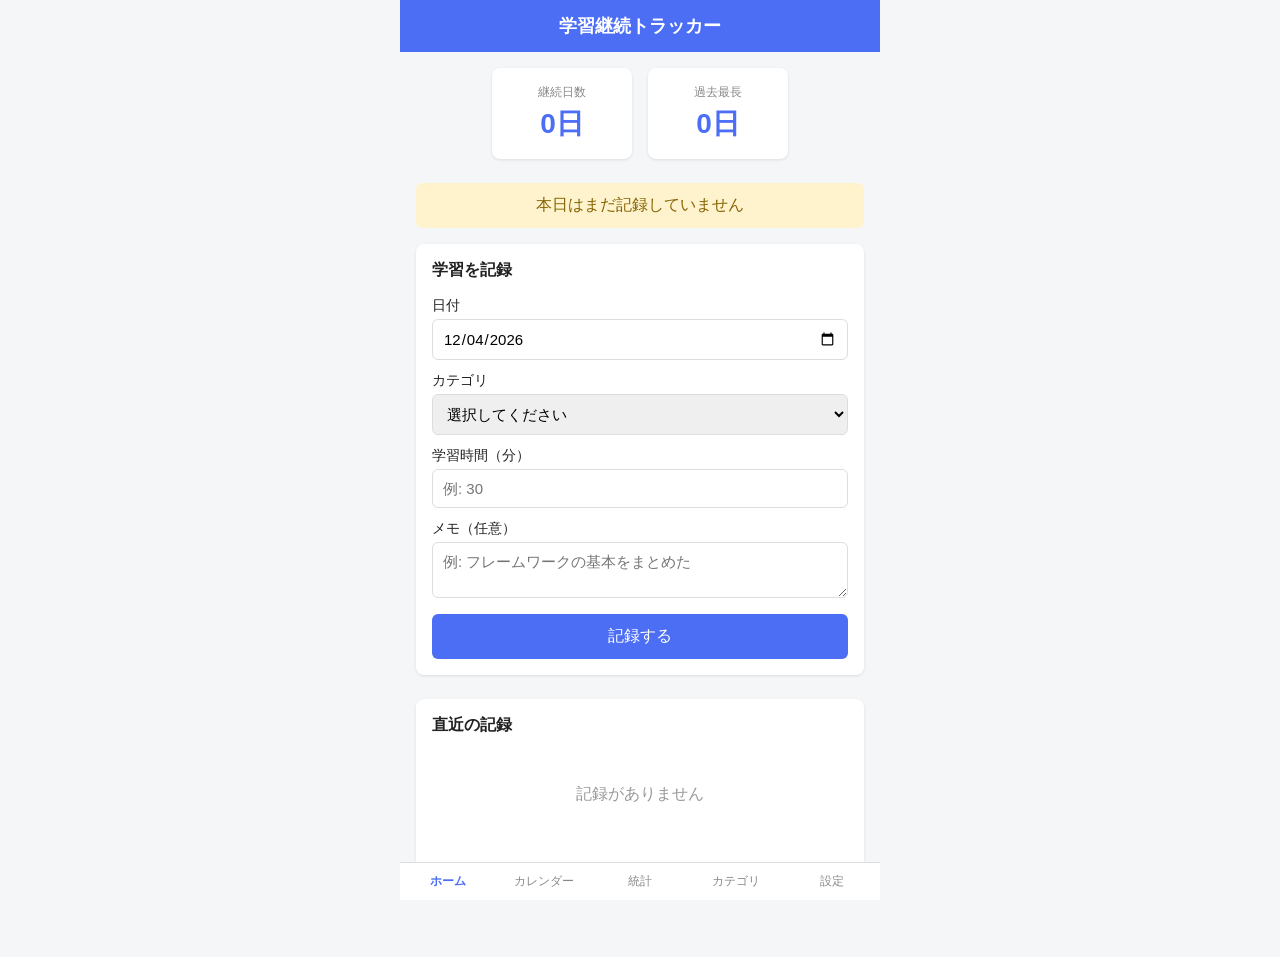
<file: index.html>
<!DOCTYPE html>
<html lang="ja">
<head>
<meta charset="UTF-8">
<meta name="viewport" content="width=device-width, initial-scale=1, viewport-fit=cover">
<meta name="theme-color" content="#4C6EF5">
<title>学習継続トラッカー</title>
<link rel="manifest" href="manifest.json">
<link rel="icon" type="image/png" href="icons/icon-192.png">
<link rel="apple-touch-icon" href="icons/icon-192.png">
<link rel="stylesheet" href="css/style.css">
</head>
<body>

<header class="app-header">
  <h1>学習継続トラッカー</h1>
</header>

<main id="main">
  <section id="view-home" class="view"></section>
  <section id="view-calendar" class="view" hidden></section>
  <section id="view-stats" class="view" hidden></section>
  <section id="view-categories" class="view" hidden></section>
  <section id="view-settings" class="view" hidden></section>
</main>

<nav class="tab-nav">
  <button class="tab-btn" data-view="home" type="button">ホーム</button>
  <button class="tab-btn" data-view="calendar" type="button">カレンダー</button>
  <button class="tab-btn" data-view="stats" type="button">統計</button>
  <button class="tab-btn" data-view="categories" type="button">カテゴリ</button>
  <button class="tab-btn" data-view="settings" type="button">設定</button>
</nav>

<script src="js/db.js"></script>
<script src="js/streak.js"></script>
<script src="js/notify.js"></script>
<script src="js/home.js"></script>
<script src="js/calendar.js"></script>
<script src="js/stats.js"></script>
<script src="js/categories.js"></script>
<script src="js/settings.js"></script>
<script src="js/app.js"></script>
</body>
</html>
</file>
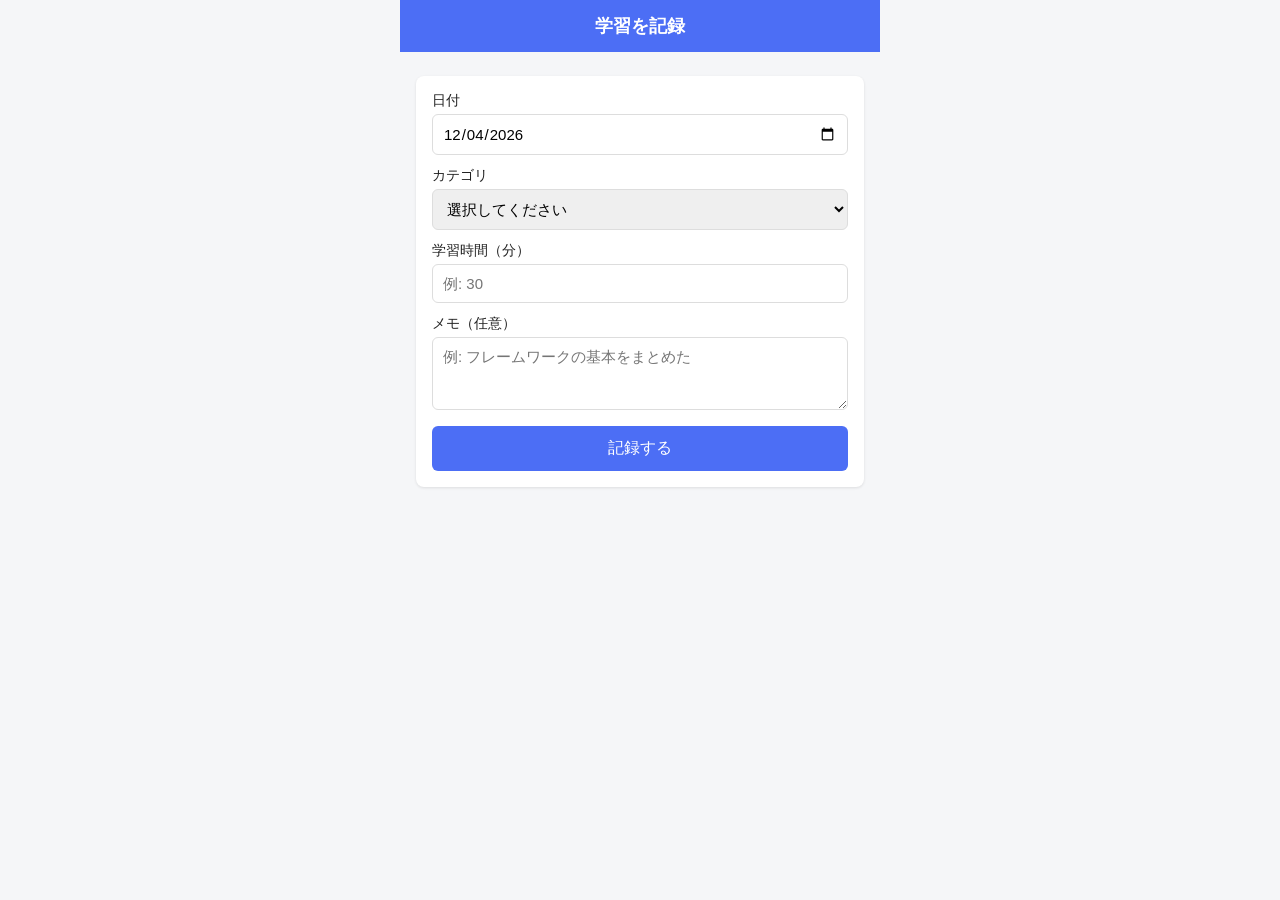
<file: quick.html>
<!DOCTYPE html>
<html lang="ja">
<head>
<meta charset="UTF-8">
<meta name="viewport" content="width=device-width, initial-scale=1, viewport-fit=cover">
<title>記録する - 学習継続トラッカー</title>
<link rel="stylesheet" href="css/style.css">
</head>
<body>

<header class="app-header">
  <h1>学習を記録</h1>
</header>

<main style="padding: 24px 16px;">
  <div class="home-form">
    <div class="form-group">
      <label>日付</label>
      <input type="date" id="log-date">
    </div>
    <div class="form-group">
      <label>カテゴリ</label>
      <select id="log-category">
        <option value="">選択してください</option>
      </select>
    </div>
    <div class="form-group">
      <label>学習時間（分）</label>
      <input type="number" id="log-duration" min="1" placeholder="例: 30">
    </div>
    <div class="form-group">
      <label>メモ（任意）</label>
      <textarea id="log-memo" placeholder="例: フレームワークの基本をまとめた" rows="3"></textarea>
    </div>
    <button class="btn-primary btn-large" id="log-submit">記録する</button>
    <div id="result-message" style="margin-top: 16px; display: none;"></div>
  </div>
</main>

<script src="js/db.js"></script>
<script src="js/notify.js"></script>
<script>
async function initQuick() {
  const today = new Date().toISOString().split('T')[0];
  document.getElementById('log-date').value = today;

  const categories = await dbGetAll('categories');
  const select = document.getElementById('log-category');
  categories
    .sort((a, b) => a.sortOrder - b.sortOrder)
    .forEach(cat => {
      const opt = document.createElement('option');
      opt.value = cat.id;
      opt.textContent = cat.name;
      select.appendChild(opt);
    });

  document.getElementById('log-submit').addEventListener('click', async () => {
    const date = document.getElementById('log-date').value;
    const categoryId = parseInt(document.getElementById('log-category').value);
    const duration = parseInt(document.getElementById('log-duration').value);
    const memo = document.getElementById('log-memo').value;

    if (!date || !categoryId || !duration) {
      alert('日付、カテゴリ、学習時間を入力してください');
      return;
    }

    if (duration <= 0) {
      alert('学習時間は1分以上を入力してください');
      return;
    }

    try {
      await dbAdd('studyLogs', {
        date,
        categoryId,
        durationMinutes: duration,
        memo: memo || '',
        createdAt: new Date().toISOString(),
      });

      await updateAppBadge();

      const resultEl = document.getElementById('result-message');
      resultEl.innerHTML = `
        <div style="background: #d4edda; color: #155724; padding: 12px; border-radius: 6px; text-align: center;">
          ✓ 記録しました！<br>
          <a href="index.html" style="color: #155724; font-weight: bold;">ホームに戻る</a>
        </div>
      `;
      resultEl.style.display = 'block';

      document.querySelector('.home-form').style.display = 'none';
    } catch (error) {
      alert('記録に失敗しました');
    }
  });

  await initializeNotifications();
}

initializeData().then(() => initQuick());
</script>
</body>
</html>
</file>
<file: css/style.css>
* {
  box-sizing: border-box;
}

html, body {
  margin: 0;
  padding: 0;
  font-family: -apple-system, BlinkMacSystemFont, "Hiragino Sans", "Yu Gothic", sans-serif;
  background: #f5f6f8;
  color: #222;
  overflow-x: hidden;
}

body {
  display: flex;
  flex-direction: column;
  min-height: 100vh;
  max-width: 480px;
  margin: 0 auto;
}

.app-header {
  position: sticky;
  top: 0;
  background: #4C6EF5;
  color: #fff;
  padding: 14px 16px;
  text-align: center;
  z-index: 10;
}

.app-header h1 {
  margin: 0;
  font-size: 18px;
}

#main {
  flex: 1;
  padding-bottom: 72px;
}

.view {
  padding: 16px;
}

.view[hidden] {
  display: none;
}

.tab-nav {
  position: fixed;
  left: 0;
  right: 0;
  bottom: 0;
  max-width: 480px;
  margin: 0 auto;
  display: flex;
  background: #fff;
  border-top: 1px solid #ddd;
  padding-bottom: env(safe-area-inset-bottom, 0);
}

.tab-btn {
  flex: 1;
  border: none;
  background: none;
  padding: 10px 4px;
  font-size: 12px;
  color: #888;
}

.tab-btn.active {
  color: #4C6EF5;
  font-weight: bold;
}

button {
  font-family: inherit;
  cursor: pointer;
}

input, select, textarea {
  font-family: inherit;
  font-size: 16px;
  padding: 8px;
  border: 1px solid #ccc;
  border-radius: 6px;
  width: 100%;
}

.btn-primary {
  background: #4C6EF5;
  color: #fff;
  border: none;
  border-radius: 6px;
  padding: 10px 16px;
  font-size: 15px;
}

.placeholder {
  color: #999;
  text-align: center;
  padding: 32px 0;
}

.home-streak {
  display: flex;
  gap: 16px;
  margin-bottom: 24px;
  justify-content: center;
}

.streak-item {
  background: #fff;
  border-radius: 8px;
  padding: 16px;
  text-align: center;
  flex: 1;
  max-width: 140px;
  box-shadow: 0 1px 3px rgba(0, 0, 0, 0.1);
}

.streak-label {
  font-size: 12px;
  color: #888;
  margin-bottom: 4px;
}

.streak-value {
  font-size: 28px;
  font-weight: bold;
  color: #4C6EF5;
}

.home-warning {
  background: #fff3cd;
  color: #856404;
  padding: 12px;
  border-radius: 6px;
  margin-bottom: 16px;
  text-align: center;
}

.home-form {
  background: #fff;
  border-radius: 8px;
  padding: 16px;
  margin-bottom: 24px;
  box-shadow: 0 1px 3px rgba(0, 0, 0, 0.1);
}

.home-form h3 {
  margin: 0 0 16px 0;
  font-size: 16px;
}

.form-group {
  margin-bottom: 12px;
}

.form-group label {
  display: block;
  font-size: 14px;
  font-weight: 500;
  margin-bottom: 4px;
}

.form-group input,
.form-group select,
.form-group textarea {
  width: 100%;
  padding: 10px;
  border: 1px solid #ddd;
  border-radius: 6px;
  font-size: 15px;
}

.btn-large {
  width: 100%;
  padding: 12px;
  font-size: 16px;
}

.home-recent {
  background: #fff;
  border-radius: 8px;
  padding: 16px;
  box-shadow: 0 1px 3px rgba(0, 0, 0, 0.1);
}

.home-recent h3 {
  margin: 0 0 12px 0;
  font-size: 16px;
}

.log-item {
  border-bottom: 1px solid #eee;
  padding: 12px 0;
  display: flex;
  justify-content: space-between;
  align-items: center;
}

.log-item:last-child {
  border-bottom: none;
}

.log-info {
  flex: 1;
}

.log-date {
  font-weight: 500;
  margin-bottom: 4px;
}

.log-category {
  display: inline-block;
  margin-right: 8px;
}

.log-duration {
  display: inline-block;
  color: #666;
  font-size: 14px;
}

.log-memo {
  font-size: 13px;
  color: #888;
  margin-top: 4px;
}

.log-actions {
  display: flex;
  gap: 6px;
}

.btn-edit, .btn-delete {
  padding: 6px 10px;
  border: 1px solid #ddd;
  background: #f5f6f8;
  border-radius: 4px;
  font-size: 12px;
}

.btn-delete {
  color: #dc3545;
  border-color: #dc3545;
}

.modal {
  position: fixed;
  top: 0;
  left: 0;
  right: 0;
  bottom: 0;
  background: rgba(0, 0, 0, 0.5);
  display: flex;
  align-items: center;
  justify-content: center;
  z-index: 100;
}

.modal-content {
  background: #fff;
  border-radius: 8px;
  padding: 24px;
  max-width: 90%;
  width: 100%;
}

.modal-content h3 {
  margin: 0 0 16px 0;
}

.home-goal {
  background: #fff;
  border-radius: 8px;
  padding: 16px;
  margin-bottom: 24px;
  box-shadow: 0 1px 3px rgba(0, 0, 0, 0.1);
}

.goal-label {
  font-size: 14px;
  font-weight: 500;
  margin-bottom: 8px;
  color: #666;
}

.goal-progress {
  display: flex;
  flex-direction: column;
  gap: 8px;
}

.progress-bar {
  height: 8px;
  background: #eee;
  border-radius: 4px;
  overflow: hidden;
}

.progress-fill {
  height: 100%;
  background: linear-gradient(90deg, #4C6EF5, #12B886);
  transition: width 0.3s;
}

.progress-text {
  font-size: 13px;
  color: #666;
  text-align: right;
}

.settings-section {
  background: #fff;
  border-radius: 8px;
  padding: 16px;
  margin-bottom: 16px;
  box-shadow: 0 1px 3px rgba(0, 0, 0, 0.1);
}

.settings-section h3 {
  margin: 0 0 12px 0;
  font-size: 16px;
}

.settings-section label {
  display: block;
  font-size: 14px;
  margin-bottom: 4px;
}

.settings-section input[type="checkbox"] {
  width: auto;
  margin-right: 8px;
}

button:disabled {
  opacity: 0.5;
  cursor: not-allowed;
}

.calendar-header {
  display: flex;
  justify-content: space-between;
  align-items: center;
  margin-bottom: 16px;
  background: #fff;
  padding: 12px;
  border-radius: 8px;
}

.cal-nav {
  background: none;
  border: none;
  font-size: 20px;
  color: #4C6EF5;
  cursor: pointer;
}

.cal-month {
  font-weight: bold;
  font-size: 16px;
}

.calendar-weekdays {
  display: grid;
  grid-template-columns: repeat(7, 1fr);
  gap: 4px;
  margin-bottom: 8px;
  text-align: center;
  font-size: 12px;
  font-weight: 500;
  color: #666;
}

.calendar-grid {
  display: flex;
  flex-direction: column;
  gap: 4px;
}

.cal-week {
  display: grid;
  grid-template-columns: repeat(7, 1fr);
  gap: 4px;
}

.cal-day {
  aspect-ratio: 1;
  border: 1px solid #ddd;
  border-radius: 6px;
  background: #f5f6f8;
  font-size: 14px;
  cursor: pointer;
  transition: all 0.2s;
}

.cal-day:hover:not(:disabled) {
  border-color: #4C6EF5;
}

.cal-day.cal-other-month {
  color: #ccc;
  background: #f9f9f9;
}

.cal-intensity-0 { background: #f5f6f8; }
.cal-intensity-1 { background: #dbeafe; }
.cal-intensity-2 { background: #bfdbfe; }
.cal-intensity-3 { background: #60a5fa; }
.cal-intensity-4 { background: #3b82f6; }
.cal-intensity-5 { background: #1d4ed8; color: #fff; }

.log-item-modal {
  padding: 8px;
  border-bottom: 1px solid #eee;
}

.log-item-modal:last-child {
  border-bottom: none;
}

.categories-list {
  background: #fff;
  border-radius: 8px;
  padding: 16px;
  margin-bottom: 16px;
  box-shadow: 0 1px 3px rgba(0, 0, 0, 0.1);
}

.categories-list h3 {
  margin: 0 0 12px 0;
}

.cat-item {
  display: flex;
  align-items: center;
  padding: 10px;
  border-bottom: 1px solid #eee;
  gap: 10px;
}

.cat-item:last-child {
  border-bottom: none;
}

.cat-color {
  width: 30px;
  height: 30px;
  border-radius: 4px;
}

.cat-name {
  flex: 1;
  font-weight: 500;
}

.cat-actions {
  display: flex;
  gap: 6px;
}

.btn-edit-cat, .btn-delete-cat {
  padding: 6px 10px;
  border: 1px solid #ddd;
  background: #f5f6f8;
  border-radius: 4px;
  font-size: 12px;
  cursor: pointer;
}

.btn-delete-cat {
  color: #dc3545;
  border-color: #dc3545;
}

.category-form {
  background: #fff;
  border-radius: 8px;
  padding: 16px;
  box-shadow: 0 1px 3px rgba(0, 0, 0, 0.1);
}

.category-form h3 {
  margin: 0 0 12px 0;
}

.stats-period {
  display: flex;
  gap: 8px;
  margin-bottom: 16px;
  background: #fff;
  padding: 12px;
  border-radius: 8px;
}

.period-btn {
  flex: 1;
  padding: 8px;
  border: 1px solid #ddd;
  background: #f5f6f8;
  border-radius: 6px;
  cursor: pointer;
  font-size: 14px;
}

.period-btn.active {
  background: #4C6EF5;
  color: #fff;
  border-color: #4C6EF5;
}

.stats-section {
  background: #fff;
  border-radius: 8px;
  padding: 16px;
  margin-bottom: 16px;
  box-shadow: 0 1px 3px rgba(0, 0, 0, 0.1);
}

.stats-section h3 {
  margin: 0 0 12px 0;
}

.stat-cat-item {
  display: flex;
  align-items: center;
  padding: 10px;
  border-bottom: 1px solid #eee;
  gap: 10px;
}

.stat-cat-item:last-child {
  border-bottom: none;
}

.stat-cat-color {
  width: 25px;
  height: 25px;
  border-radius: 4px;
}

.stat-cat-name {
  flex: 1;
  font-weight: 500;
}

.stat-cat-duration {
  color: #666;
  font-size: 14px;
}

#chart-container {
  overflow-x: auto;
}
</file>
